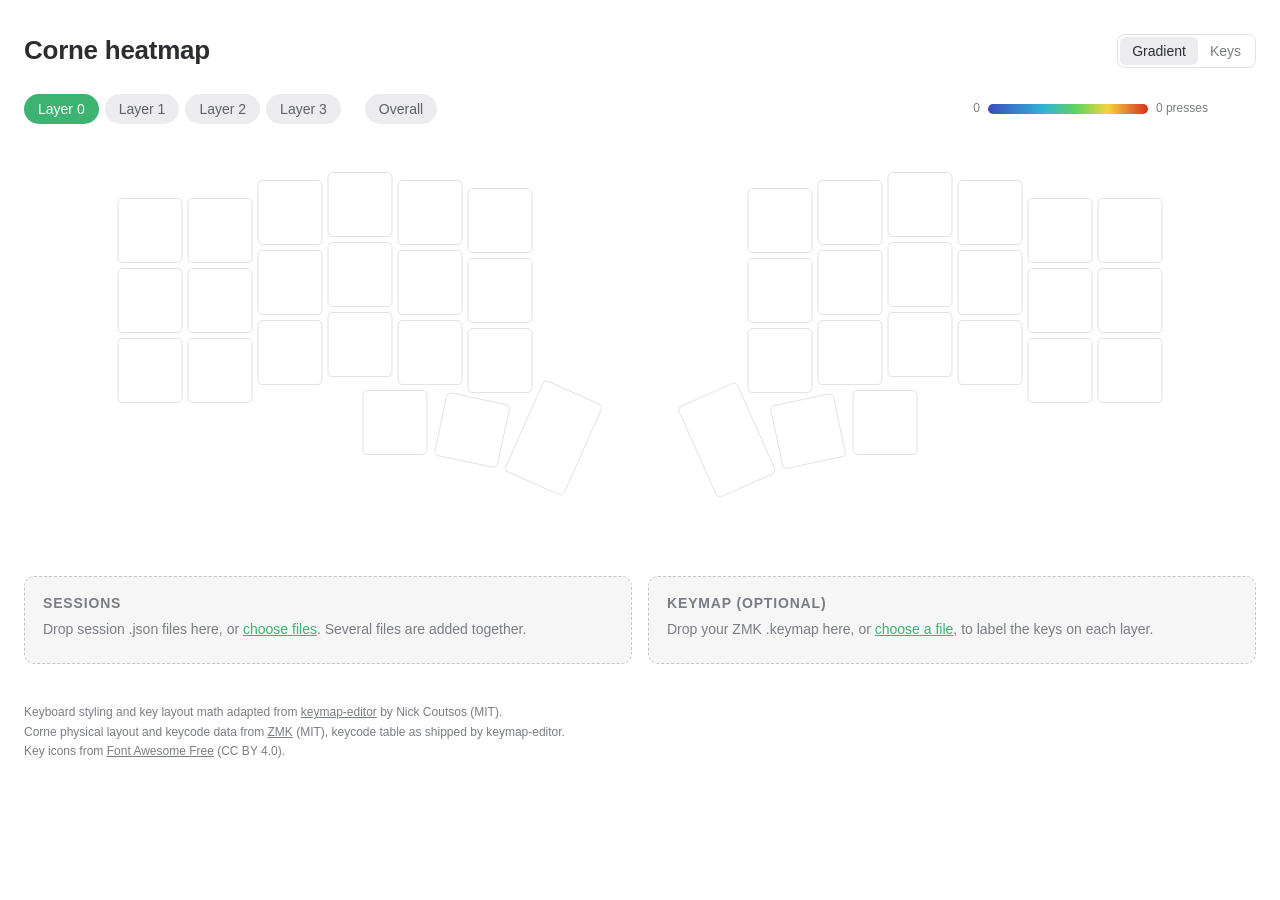
<file: index.html>
<!doctype html>
<html lang="en">
<head>
  <meta charset="utf-8">
  <title>Corne Heatmap</title>
  <!-- The viewer lives in viewer/; send the site root there -->
  <meta http-equiv="refresh" content="0; url=viewer/">
  <link rel="canonical" href="viewer/">
</head>
<body>
  <p><a href="viewer/">Open the Corne heatmap viewer</a></p>
</body>
</html>
</file>
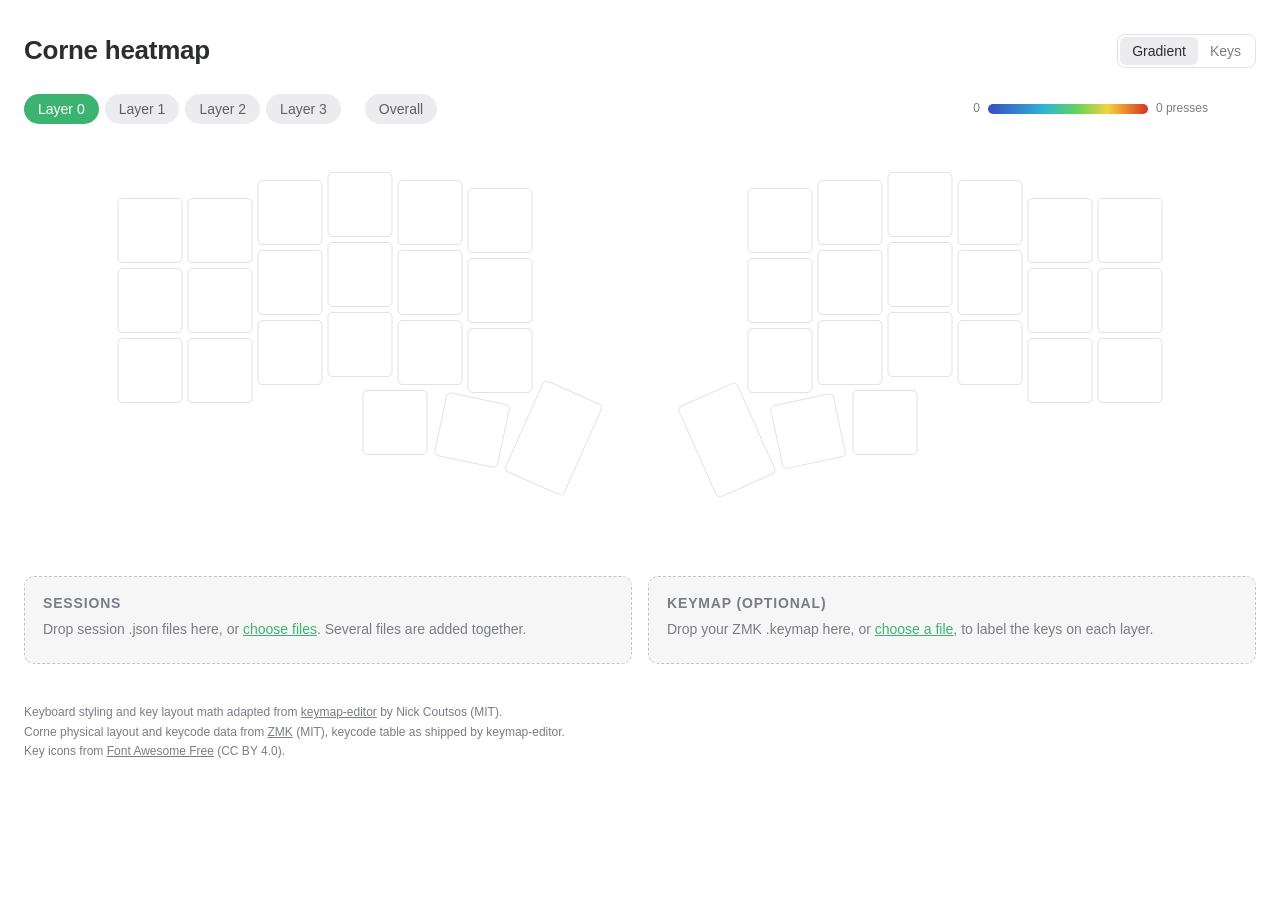
<file: viewer/index.html>
<!doctype html>
<html lang="en">
<head>
  <meta charset="utf-8">
  <meta name="viewport" content="width=device-width, initial-scale=1">
  <title>Corne Heatmap</title>
  <link rel="stylesheet" href="style.css">
</head>
<body>
  <main>
    <header>
      <h1>Corne heatmap</h1>
      <div class="mode" role="group" aria-label="Display mode">
        <button type="button" data-mode="gradient" aria-pressed="true">Gradient</button>
        <button type="button" data-mode="keys" aria-pressed="false">Keys</button>
      </div>
    </header>

    <div class="controls">
      <nav class="layer-selector" aria-label="Layer">
        <ul id="tabs" role="tablist"></ul>
      </nav>
      <div id="legend" class="legend" aria-label="Color legend">
        <span>0</span>
        <div id="legend-bar"></div>
        <span id="legend-max" class="legend-max"></span>
      </div>
    </div>

    <section id="board-wrap" aria-label="Keyboard">
      <div id="board">
        <canvas id="heat"></canvas>
        <div id="keys"></div>
      </div>
      <p id="empty" class="empty">Drop a session file into sessions below to generate heatmaps.</p>
      <div id="tooltip" hidden></div>
    </section>

    <div class="inputs">
      <section id="drop" class="zone" aria-label="Session files">
        <div class="zone-body">
          <h2>Sessions</h2>
          <p>Drop session .json files here, or <label class="pick">choose files<input type="file" id="picker" accept=".json" multiple></label>. Several files are added together.</p>
          <ul id="files" class="file-list"></ul>
        </div>
      </section>

      <section id="keymap-drop" class="zone" aria-label="Keymap file">
        <div class="zone-body">
          <h2>Keymap (optional)</h2>
          <p>Drop your ZMK .keymap here, or <label class="pick">choose a file<input type="file" id="keymap-picker" accept=".keymap"></label>, to label the keys on each layer.</p>
          <ul id="keymap-files" class="file-list"></ul>
        </div>
      </section>
    </div>
  </main>

  <footer>
    <ul class="credits">
      <li>Keyboard styling and key layout math adapted from <a href="https://github.com/nickcoutsos/keymap-editor">keymap-editor</a> by Nick Coutsos (MIT).</li>
      <li>Corne physical layout and keycode data from <a href="https://github.com/zmkfirmware/zmk">ZMK</a> (MIT), keycode table as shipped by keymap-editor.</li>
      <li>Key icons from <a href="https://fontawesome.com">Font Awesome Free</a> (CC BY 4.0).</li>
    </ul>
  </footer>

  <script src="keycodes.js"></script>
  <script src="icons.js"></script>
  <script src="viewer.js"></script>
</body>
</html>
</file>
<file: viewer/style.css>
/*
 * Key and layer selector styling adapted from keymap-editor
 * https://github.com/nickcoutsos/keymap-editor
 *
 * MIT License
 *
 * Copyright (c) 2021 Nick Coutsos
 *
 * Permission is hereby granted, free of charge, to any person obtaining a copy
 * of this software and associated documentation files (the "Software"), to deal
 * in the Software without restriction, including without limitation the rights
 * to use, copy, modify, merge, publish, distribute, sublicense, and/or sell
 * copies of the Software, and to permit persons to whom the Software is
 * furnished to do so, subject to the following conditions:
 *
 * The above copyright notice and this permission notice shall be included in all
 * copies or substantial portions of the Software.
 *
 * THE SOFTWARE IS PROVIDED "AS IS", WITHOUT WARRANTY OF ANY KIND, EXPRESS OR
 * IMPLIED, INCLUDING BUT NOT LIMITED TO THE WARRANTIES OF MERCHANTABILITY,
 * FITNESS FOR A PARTICULAR PURPOSE AND NONINFRINGEMENT. IN NO EVENT SHALL THE
 * AUTHORS OR COPYRIGHT HOLDERS BE LIABLE FOR ANY CLAIM, DAMAGES OR OTHER
 * LIABILITY, WHETHER IN AN ACTION OF CONTRACT, TORT OR OTHERWISE, ARISING FROM,
 * OUT OF OR IN CONNECTION WITH THE SOFTWARE OR THE USE OR OTHER DEALINGS IN THE
 * SOFTWARE.
 */

/* Layout: title with the mode switch, then layer tabs with the
   legend, then the board at full width, then the file inputs */
:root {
  --text: #2b2d31;
  --muted: #7a7d85;
  --page: #fff;
  --key: whitesmoke;
  --surface: #f6f6f7;
  --line: rgba(120, 124, 132, 0.22);
  --zero-edge: #c4c6cb;
  --accent: rgb(60, 179, 113);
  --tab: #ececee;
  --tab-text: #5d6068;
  --halo: rgba(255, 255, 255, 0.85);
}

@media (prefers-color-scheme: dark) {
  :root {
    --text: #e2e3e6;
    --muted: #8d9098;
    --page: #1b1b1d;
    --key: #2c2c30;
    --surface: #232326;
    --line: rgba(160, 164, 172, 0.2);
    --zero-edge: #55575e;
    --tab: #2e2e33;
    --tab-text: #b4b6bc;
    --halo: rgba(27, 27, 29, 0.85);
  }
}

* { box-sizing: border-box; }
[hidden] { display: none !important; }

body {
  margin: 0;
  background: var(--page);
  color: var(--text);
  font: 15px/1.45 -apple-system, BlinkMacSystemFont, "Segoe UI", sans-serif;
}

main,
footer {
  max-width: 1320px;
  margin: 0 auto;
  padding-left: max(24px, env(safe-area-inset-left, 0px));
  padding-right: max(24px, env(safe-area-inset-right, 0px));
}
main { padding-block: 32px 0; }

header {
  display: flex;
  align-items: center;
  justify-content: space-between;
  flex-wrap: wrap;
  gap: 12px 24px;
}
h1 {
  font-size: 26px;
  font-weight: 650;
  letter-spacing: -0.01em;
  margin: 0;
}

.controls {
  display: flex;
  align-items: center;
  justify-content: space-between;
  flex-wrap: wrap;
  gap: 12px 24px;
  margin-top: 24px;
}

/* Layer tabs, after keymap-editor's layer selector */
.layer-selector ul {
  display: flex;
  flex-wrap: wrap;
  gap: 6px;
  list-style-type: none;
  margin: 0;
  padding: 0;
}
.layer-selector li button {
  cursor: pointer;
  border: none;
  background-color: var(--tab);
  color: var(--tab-text);
  border-radius: 15px;
  height: 30px;
  line-height: 30px;
  padding: 0 14px;
  font: inherit;
  font-size: 14px;
}
/* Overall isn't a layer, so it sits apart at the end */
.layer-selector li.overall { margin-left: 18px; }
.layer-selector li button:hover { background-color: rgba(60, 179, 113, 0.85); color: white; }
.layer-selector li button[aria-selected="true"] { background-color: var(--accent); color: white; }

/* Display mode: a segmented control, so it doesn't read as more tabs */
.mode {
  display: inline-flex;
  border: 1px solid var(--line);
  border-radius: 8px;
  padding: 2px;
}
.mode button {
  border: none;
  border-radius: 6px;
  height: 28px;
  padding: 0 12px;
  background: none;
  color: var(--muted);
  cursor: pointer;
  font: inherit;
  font-size: 14px;
}
.mode button[aria-pressed="true"] { background: var(--tab); color: var(--text); }

button:focus-visible { outline: 2px solid var(--accent); outline-offset: 2px; }

#board-wrap {
  position: relative;
  margin-top: 20px;
}

/* Fixed-size pieces, so nothing moves when the count changes between tabs */
.legend {
  display: flex;
  align-items: center;
  gap: 8px;
  color: var(--muted);
  font-size: 12px;
  font-variant-numeric: tabular-nums;
}
#legend-bar {
  width: 160px;
  height: 10px;
  border-radius: 5px;
  background: linear-gradient(to right, var(--legend-stops));
}
/* Room for "999,999 presses", so the bar keeps its place as the count changes */
.legend-max { min-width: 15ch; }

.empty {
  position: absolute;
  inset: 0;
  display: flex;
  align-items: center;
  justify-content: center;
  margin: 0;
  padding: 0 24px;
  text-align: center;
  color: var(--text);
  font-weight: 500;
  font-size: 14px;
  pointer-events: none;
  opacity: 0;
}

/* No sessions yet: a board that can't be used, and the hint on hover
   (always shown where there's no hover, like phones) */
#board-wrap.is-empty { cursor: not-allowed; }
/* Blurred on hover so the hint reads clearly on top */
#board-wrap.is-empty:hover #board { filter: blur(3px); }
#board-wrap.is-empty .key { pointer-events: none; }
#board-wrap.is-empty:hover .empty { opacity: 1; }
@media (hover: none) {
  #board-wrap.is-empty .empty { opacity: 1; }
  #board-wrap.is-empty #board { filter: blur(3px); }
}
#board-wrap:not(.is-empty) .empty { display: none; }

/* Scaled down by viewer.js to fit narrow screens */
#board {
  position: relative;
  transform-origin: 0 0;
}

#heat {
  position: absolute;
  left: 0;
  top: 0;
  pointer-events: none;
}

/* Keys, after keymap-editor's .key */
.key {
  position: absolute;
  display: flex;
  justify-content: center;
  align-items: center;
  color: var(--muted);
  background-color: var(--key);
  border-radius: 5px;
  font-size: 12px;
}
.key:hover { z-index: 1; outline: 2px solid var(--accent); }

/* Labels from a loaded keymap, after keymap-editor's .code and .behaviour-binding */
.key .label {
  max-width: 92%;
  overflow: hidden;
  text-overflow: ellipsis;
  white-space: nowrap;
  font-size: 18px;
}
.key .label[data-long="true"] { font-size: 11px; }
.key .label[data-trans="true"] { font-size: 14px; opacity: 0.5; }
.key .label svg { display: block; height: 18px; width: auto; }
.key .tag {
  position: absolute;
  top: 0;
  left: 0;
  padding: 2px 4px;
  font-size: 9px;
  letter-spacing: 0.03em;
  text-transform: uppercase;
  opacity: 0.55;
}
.keys .key:not(.zero) { color: rgba(0, 0, 0, 0.7); }

/* Gradient mode: faint outlines over the canvas, labels with a halo so they
   stay readable on hot keys */
.gradient .key {
  background-color: transparent;
  border: 1px solid var(--line);
  color: var(--text);
}
.gradient .key .label { text-shadow: 0 0 3px var(--halo), 0 0 6px var(--halo); }

/* Keys mode: never-pressed keys are hollow so "unused" is unmistakable */
.keys .key.zero {
  background-color: transparent;
  border: 1px dashed var(--zero-edge);
}

#tooltip {
  position: absolute;
  z-index: 2;
  pointer-events: none;
  padding: 4px 8px;
  border-radius: 5px;
  background: #222;
  color: white;
  font-size: 13px;
  white-space: nowrap;
}

/* File inputs: a quieter second section, side by side when there's room */
.inputs {
  display: grid;
  grid-template-columns: repeat(auto-fit, minmax(min(100%, 340px), 1fr));
  gap: 16px;
  margin-top: 48px;
}
.zone {
  padding: 16px 18px;
  border: 1.5px dashed var(--zero-edge);
  border-radius: 10px;
  background: var(--surface);
  min-width: 0;
}
.zone.over { border-color: var(--accent); background: color-mix(in srgb, var(--accent) 8%, var(--surface)); }
.zone-body { min-width: 0; }
.zone h2 {
  font-size: 14px;
  font-weight: 600;
  letter-spacing: 0.06em;
  text-transform: uppercase;
  color: var(--muted);
  margin: 0 0 6px;
}
.zone p { margin: 0; color: var(--muted); font-size: 14px; }

.pick { color: var(--accent); cursor: pointer; text-decoration: underline; }
.pick input { display: none; }

.file-list { list-style: none; margin: 8px 0 0; padding: 0; font-size: 14px; }
/* Many sessions can be loaded at once; show about five and scroll the rest */
#files { max-height: 170px; overflow-y: auto; overscroll-behavior: contain; scrollbar-gutter: stable; padding-right: 8px; }
.file-list li {
  display: flex;
  align-items: center;
  gap: 8px;
  padding: 4px 0;
}
.file-list .name { overflow-wrap: anywhere; min-width: 0; }
.file-list .total { color: var(--muted); margin-left: auto; white-space: nowrap; font-variant-numeric: tabular-nums; }
.file-list button {
  border: none;
  background: none;
  color: var(--muted);
  cursor: pointer;
  font-size: 14px;
}
.file-list button:hover { color: crimson; }
.file-list .warning { color: #c77c00; font-size: 13px; }

footer { padding-block: 40px 32px; }
.credits {
  list-style: none;
  margin: 0;
  padding: 0;
  display: grid;
  gap: 2px;
  color: var(--muted);
  font-size: 12px;
}
footer a { color: inherit; }
</file>
